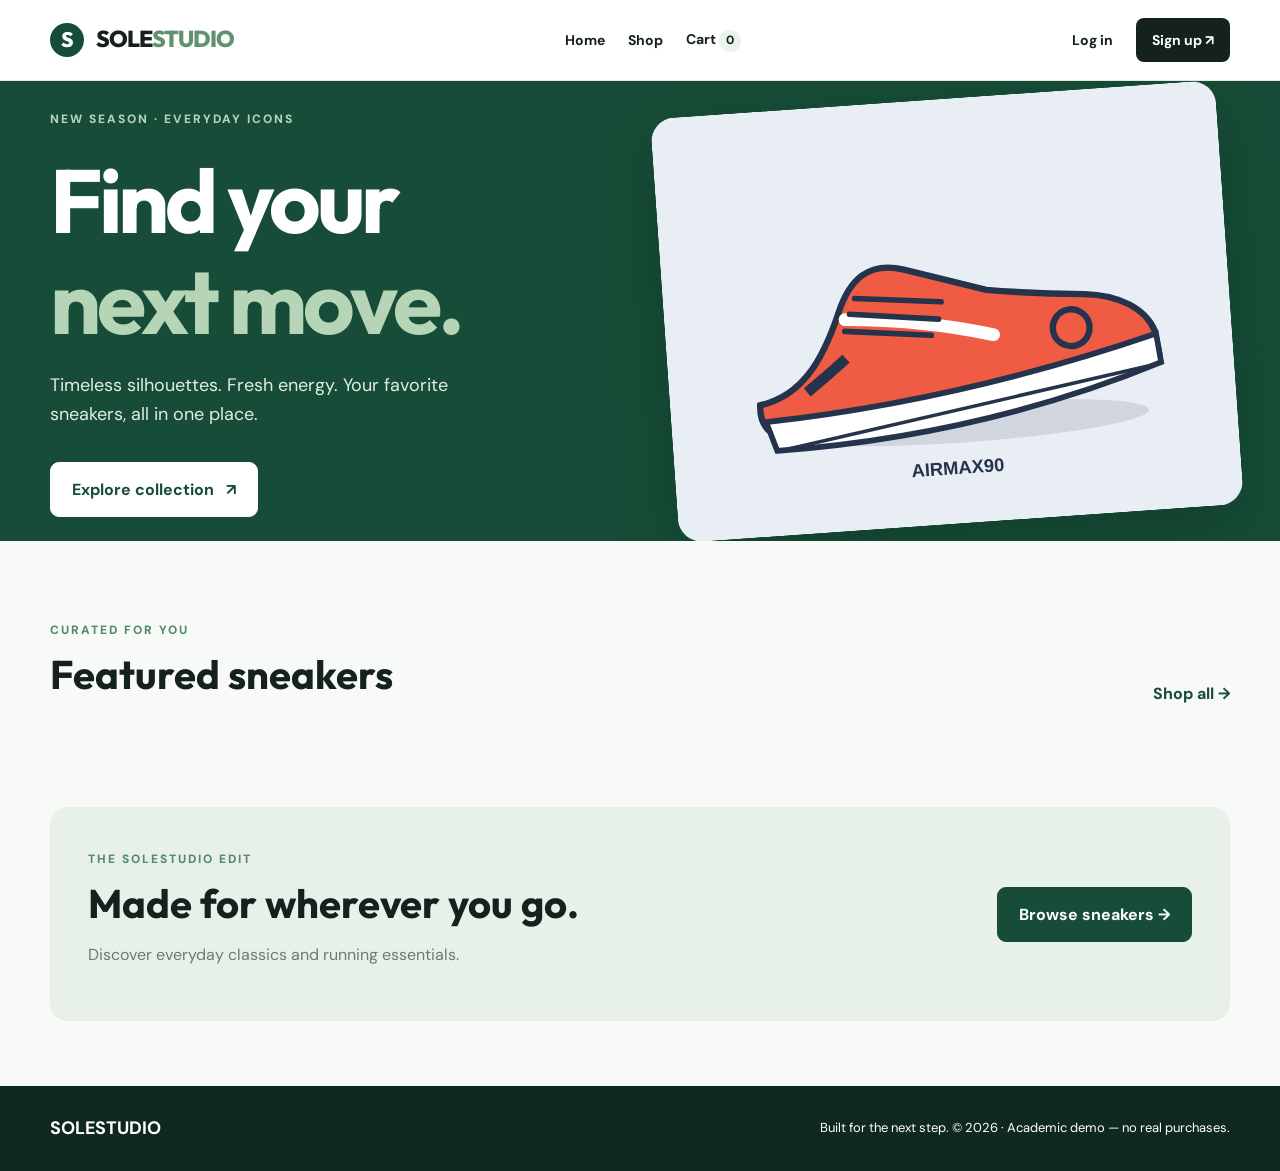
<file: index.html>
<!doctype html><html lang="en"><head><meta charset="UTF-8"><meta name="viewport" content="width=device-width,initial-scale=1"><title>Home | SoleStudio</title><link rel="stylesheet" href="css/style.css"></head><body><header class="site-header"><div class="container header-inner"><a class="logo" href="index.html"><span class="logo-mark">S</span> SOLE<span class="logo-accent">STUDIO</span></a><nav aria-label="Main navigation"><a href="index.html">Home</a><a href="products.html">Shop</a><a href="cart.html">Cart <span class="badge" id="cart-count">0</span></a></nav><div id="auth-links" class="auth-links"></div></div></header><main><section class="hero"><div class="container hero-layout"><div><span class="eyebrow light">NEW SEASON · EVERYDAY ICONS</span><h1>Find your<br><em>next move.</em></h1><p>Timeless silhouettes. Fresh energy. Your favorite sneakers, all in one place.</p><a class="button button-light" href="products.html">Explore collection <span>↗</span></a></div><img src="images/airmax90.svg" alt="Illustration of Nike Air Max 90 sneaker"></div></section><section class="container section"><div class="section-head"><div><span class="eyebrow">CURATED FOR YOU</span><h2>Featured sneakers</h2></div><a class="inline-link" href="products.html">Shop all →</a></div><div class="product-grid" id="featured"></div></section><section class="container promo"><div><span class="eyebrow">THE SOLESTUDIO EDIT</span><h2>Made for wherever you go.</h2><p>Discover everyday classics and running essentials.</p></div><a class="button" href="products.html">Browse sneakers →</a></section></main><footer class="site-footer"><div class="container footer-inner"><strong>SOLESTUDIO</strong><span>Built for the next step. © 2026 · Academic demo — no real purchases.</span></div></footer><script src="js/data.js"></script><script src="js/auth.js"></script><script src="js/cart.js"></script><script>document.getElementById("featured").innerHTML=products.map(card).join("")</script></body></html>
</file>
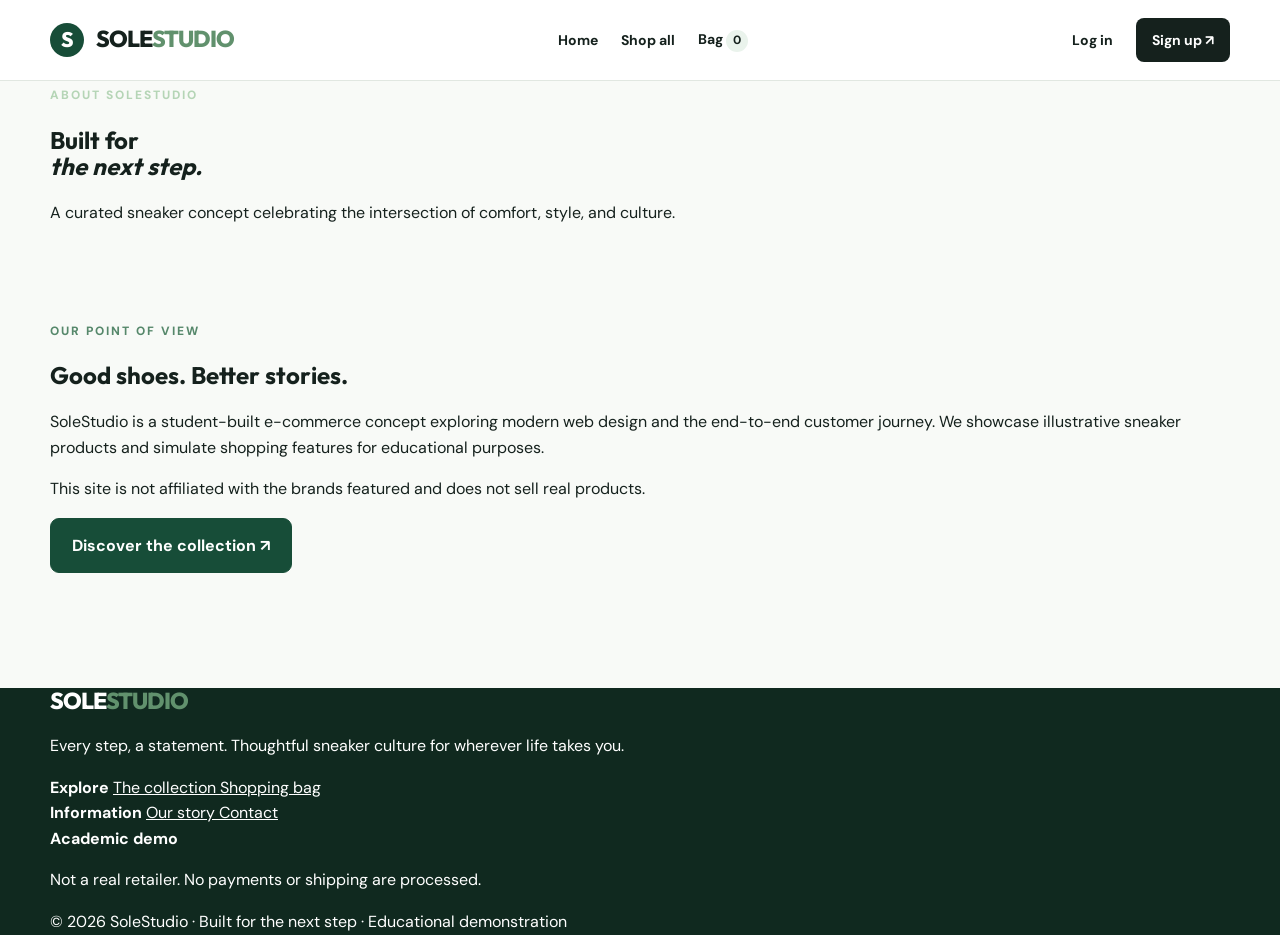
<file: about.html>
<!DOCTYPE html>
<html lang="en">

<head>
    <meta charset="UTF-8">

    <meta name="viewport" content="width=device-width, initial-scale=1">

    <meta
        name="description"
        content="SoleStudio — a curated sneaker experience. Academic demonstration."
    >

    <title>Our story | SoleStudio</title>

    <link rel="stylesheet" href="css/style.css">
</head>

<body>

    <header class="site-header">
        <div class="container header-inner">

            <a class="logo" href="index.html">
                <span class="logo-mark">S</span>
                SOLE<span class="logo-accent">STUDIO</span>
            </a>

            <nav aria-label="Main navigation">
                <a href="index.html">Home</a>

                <a href="products.html">Shop all</a>

                <a href="cart.html">
                    Bag
                    <span class="badge" id="cart-count">0</span>
                </a>
            </nav>

            <div id="auth-links" class="auth-links"></div>

        </div>
    </header>

    <main>

        <section class="page-banner">
            <div class="container">

                <span class="eyebrow light">
                    ABOUT SOLESTUDIO
                </span>

                <h1>
                    Built for<br>
                    <em>the next step.</em>
                </h1>

                <p>
                    A curated sneaker concept celebrating the intersection
                    of comfort, style, and culture.
                </p>

            </div>
        </section>

        <section class="container section prose">

            <span class="eyebrow">
                OUR POINT OF VIEW
            </span>

            <h2>
                Good shoes. Better stories.
            </h2>

            <p>
                SoleStudio is a student-built e-commerce concept exploring
                modern web design and the end-to-end customer journey.
                We showcase illustrative sneaker products and simulate
                shopping features for educational purposes.
            </p>

            <p>
                This site is not affiliated with the brands featured
                and does not sell real products.
            </p>

            <a class="button" href="products.html">
                Discover the collection ↗
            </a>

        </section>

    </main>

    <footer class="site-footer">

        <div class="container footer-grid">

            <div>
                <a class="logo footer-logo" href="index.html">
                    SOLE<span class="logo-accent">STUDIO</span>
                </a>

                <p>
                    Every step, a statement. Thoughtful sneaker culture
                    for wherever life takes you.
                </p>
            </div>

            <div>
                <strong>Explore</strong>

                <a href="products.html">
                    The collection
                </a>

                <a href="cart.html">
                    Shopping bag
                </a>
            </div>

            <div>
                <strong>Information</strong>

                <a href="about.html">
                    Our story
                </a>

                <a href="contact.html">
                    Contact
                </a>
            </div>

            <div>
                <strong>Academic demo</strong>

                <p>
                    Not a real retailer. No payments or shipping
                    are processed.
                </p>
            </div>

        </div>

        <div class="container footer-bottom">
            © 2026 SoleStudio · Built for the next step · Educational demonstration
        </div>

    </footer>

    <script src="js/data.js"></script>
    <script src="js/auth.js"></script>
    <script src="js/cart.js"></script>

</body>

</html>
</file>
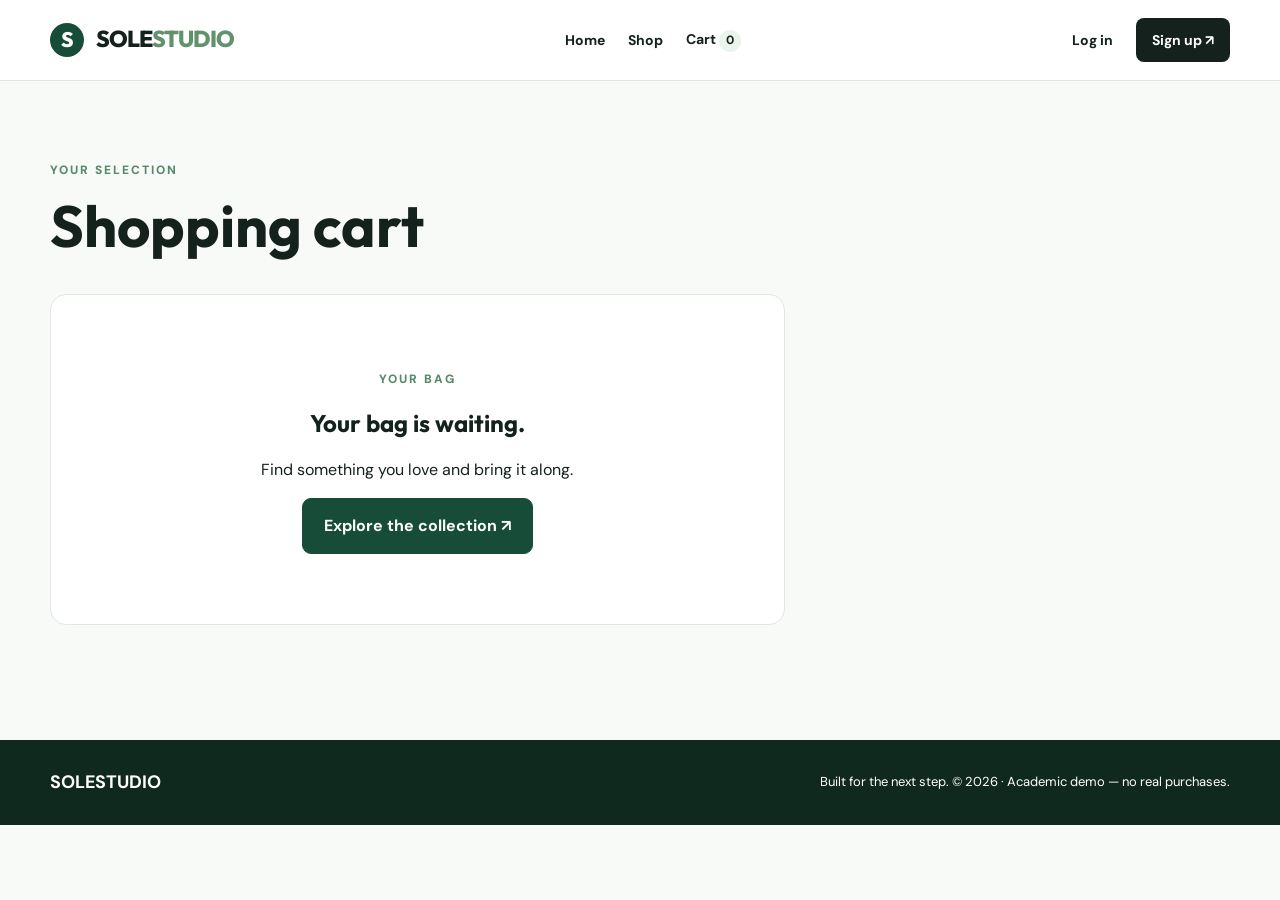
<file: cart.html>
<!doctype html><html lang="en"><head><meta charset="UTF-8"><meta name="viewport" content="width=device-width,initial-scale=1"><title>Cart | SoleStudio</title><link rel="stylesheet" href="css/style.css"></head><body><header class="site-header"><div class="container header-inner"><a class="logo" href="index.html"><span class="logo-mark">S</span> SOLE<span class="logo-accent">STUDIO</span></a><nav aria-label="Main navigation"><a href="index.html">Home</a><a href="products.html">Shop</a><a href="cart.html">Cart <span class="badge" id="cart-count">0</span></a></nav><div id="auth-links" class="auth-links"></div></div></header><main><section class="container section"><span class="eyebrow">YOUR SELECTION</span><h1 class="page-title">Shopping cart</h1><div class="cart-layout"><div id="cart-items"></div><div id="cart-total"></div></div></section></main><footer class="site-footer"><div class="container footer-inner"><strong>SOLESTUDIO</strong><span>Built for the next step. © 2026 · Academic demo — no real purchases.</span></div></footer><script src="js/data.js"></script><script src="js/auth.js"></script><script src="js/cart.js"></script><script>renderCart()</script></body></html>
</file>
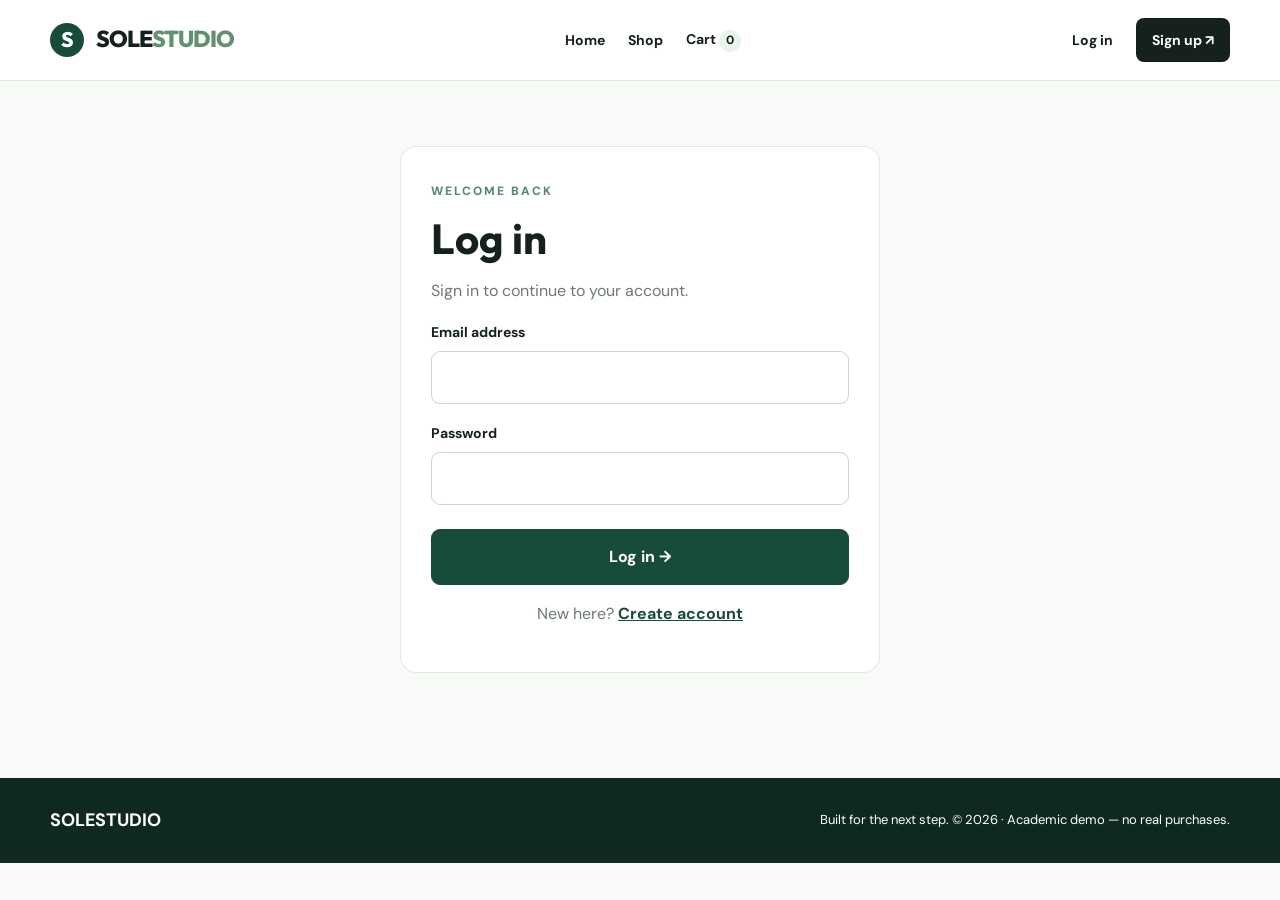
<file: checkout.html>
<!doctype html><html lang="en"><head><meta charset="UTF-8"><meta name="viewport" content="width=device-width,initial-scale=1"><title>Checkout | SoleStudio</title><link rel="stylesheet" href="css/style.css"></head><body><header class="site-header"><div class="container header-inner"><a class="logo" href="index.html"><span class="logo-mark">S</span> SOLE<span class="logo-accent">STUDIO</span></a><nav aria-label="Main navigation"><a href="index.html">Home</a><a href="products.html">Shop</a><a href="cart.html">Cart <span class="badge" id="cart-count">0</span></a></nav><div id="auth-links" class="auth-links"></div></div></header><main><section class="container section"><span class="eyebrow">ALMOST THERE</span><h1 class="page-title">Checkout</h1><div class="checkout-layout"><form class="checkout-form" onsubmit="submitOrder(event)" novalidate><h2>Shipping details</h2><p class="small-note">Signed in as <span id="checkout-email"></span></p><label for="fullname">Full name</label><input id="fullname" name="fullname" autocomplete="name" required><label for="email">Email</label><input id="email" name="email" type="email" autocomplete="email" required><label for="address">Street address</label><input id="address" name="address" autocomplete="street-address" required><label for="city">City</label><input id="city" name="city" autocomplete="address-level2" required><div class="two-fields"><div><label for="zip">Postal code</label><input id="zip" name="zip" autocomplete="postal-code" required></div><div><label for="country">Country</label><input id="country" name="country" autocomplete="country-name" required></div></div><p class="error" id="form-error" role="alert" hidden></p><button class="button wide" type="submit">Place demo order →</button><p class="small-note">No payment is collected or processed.</p></form><aside class="summary"><h2>Order summary</h2><div class="summary-row grand"><span>Total</span><strong id="checkout-total"></strong></div><p>Free demo shipping</p></aside></div></section></main><footer class="site-footer"><div class="container footer-inner"><strong>SOLESTUDIO</strong><span>Built for the next step. © 2026 · Academic demo — no real purchases.</span></div></footer><script src="js/data.js"></script><script src="js/auth.js"></script><script src="js/cart.js"></script><script src="js/checkout.js"></script></body></html>
</file>
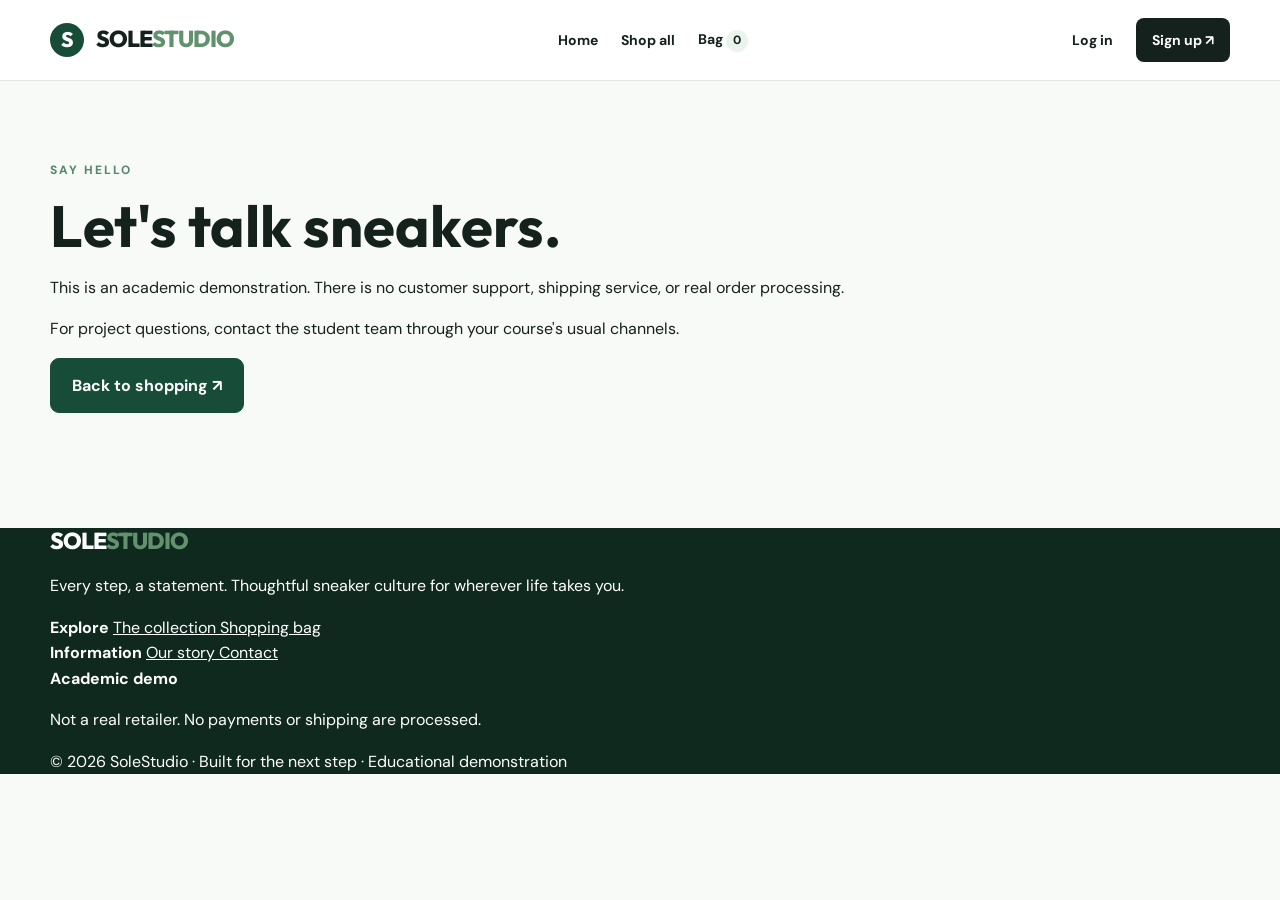
<file: contact.html>
<!DOCTYPE html>
<html lang="en">

<head>
    <meta charset="UTF-8">

    <meta name="viewport" content="width=device-width, initial-scale=1">

    <meta
        name="description"
        content="SoleStudio — a curated sneaker experience. Academic demonstration."
    >

    <title>Contact | SoleStudio</title>

    <link rel="stylesheet" href="css/style.css">
</head>

<body>

    <header class="site-header">
        <div class="container header-inner">

            <a class="logo" href="index.html">
                <span class="logo-mark">S</span>
                SOLE<span class="logo-accent">STUDIO</span>
            </a>

            <nav aria-label="Main navigation">
                <a href="index.html">Home</a>

                <a href="products.html">Shop all</a>

                <a href="cart.html">
                    Bag
                    <span class="badge" id="cart-count">0</span>
                </a>
            </nav>

            <div id="auth-links" class="auth-links"></div>

        </div>
    </header>

    <main>

        <section class="container section prose">

            <span class="eyebrow">
                SAY HELLO
            </span>

            <h1 class="page-title">
                Let's talk sneakers.
            </h1>

            <p>
                This is an academic demonstration. There is no customer
                support, shipping service, or real order processing.
            </p>

            <p>
                For project questions, contact the student team through
                your course's usual channels.
            </p>

            <a class="button" href="products.html">
                Back to shopping ↗
            </a>

        </section>

    </main>

    <footer class="site-footer">

        <div class="container footer-grid">

            <div>
                <a class="logo footer-logo" href="index.html">
                    SOLE<span class="logo-accent">STUDIO</span>
                </a>

                <p>
                    Every step, a statement. Thoughtful sneaker culture
                    for wherever life takes you.
                </p>
            </div>

            <div>
                <strong>Explore</strong>

                <a href="products.html">
                    The collection
                </a>

                <a href="cart.html">
                    Shopping bag
                </a>
            </div>

            <div>
                <strong>Information</strong>

                <a href="about.html">
                    Our story
                </a>

                <a href="contact.html">
                    Contact
                </a>
            </div>

            <div>
                <strong>Academic demo</strong>

                <p>
                    Not a real retailer. No payments or shipping
                    are processed.
                </p>
            </div>

        </div>

        <div class="container footer-bottom">
            © 2026 SoleStudio · Built for the next step · Educational demonstration
        </div>

    </footer>

    <script src="js/data.js"></script>
    <script src="js/auth.js"></script>
    <script src="js/cart.js"></script>

</body>

</html>
</file>
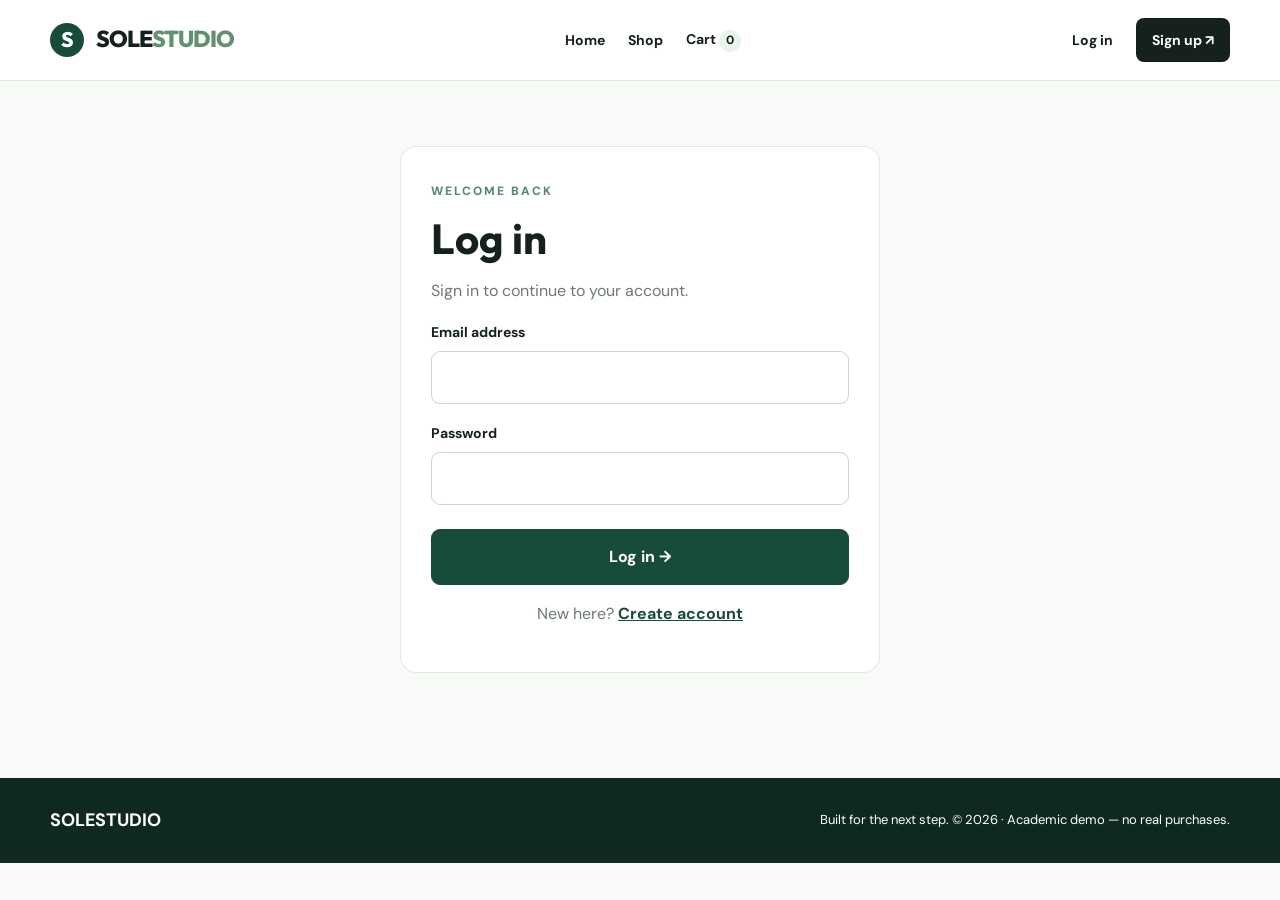
<file: login.html>
<!doctype html><html lang="en"><head><meta charset="UTF-8"><meta name="viewport" content="width=device-width,initial-scale=1"><title>Login | SoleStudio</title><link rel="stylesheet" href="css/style.css"></head><body><header class="site-header"><div class="container header-inner"><a class="logo" href="index.html"><span class="logo-mark">S</span> SOLE<span class="logo-accent">STUDIO</span></a><nav aria-label="Main navigation"><a href="index.html">Home</a><a href="products.html">Shop</a><a href="cart.html">Cart <span class="badge" id="cart-count">0</span></a></nav><div id="auth-links" class="auth-links"></div></div></header><main><section class="container form-section"><div class="form-card"><span class="eyebrow">WELCOME BACK</span><h1>Log in</h1><p>Sign in to continue to your account.</p><form onsubmit="login(event)" novalidate><label for="email">Email address</label><input id="email" name="email" type="email" autocomplete="email" required><label for="password">Password</label><input id="password" name="password" type="password" autocomplete="current-password" required><p class="error" id="form-error" role="alert" hidden></p><button class="button wide" type="submit">Log in →</button></form><p class="form-foot">New here? <a href="register.html">Create account</a></p></div></section></main><footer class="site-footer"><div class="container footer-inner"><strong>SOLESTUDIO</strong><span>Built for the next step. © 2026 · Academic demo — no real purchases.</span></div></footer><script src="js/data.js"></script><script src="js/auth.js"></script><script src="js/cart.js"></script></body></html>
</file>
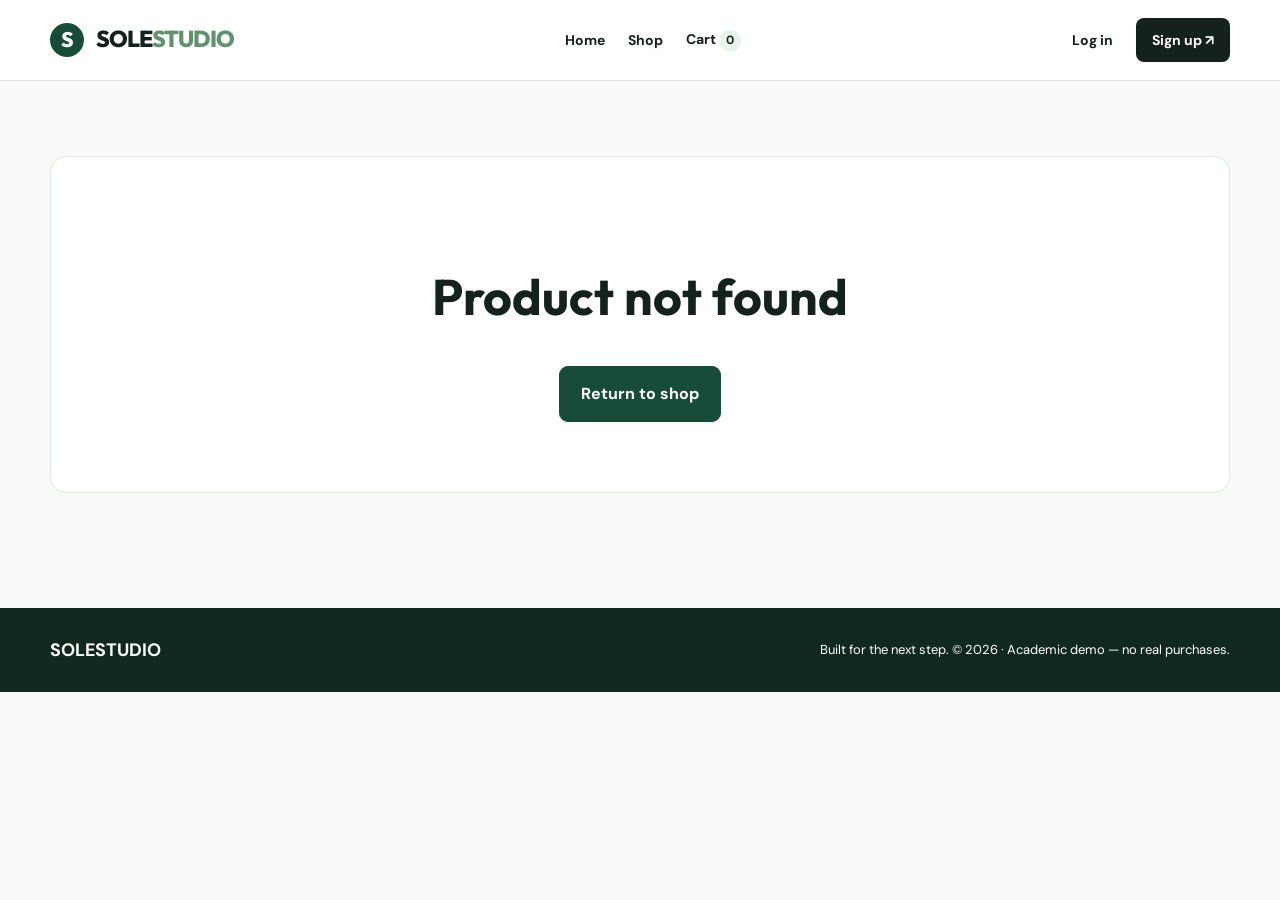
<file: product.html>
<!doctype html><html lang="en"><head><meta charset="UTF-8"><meta name="viewport" content="width=device-width,initial-scale=1"><title>Product | SoleStudio</title><link rel="stylesheet" href="css/style.css"></head><body><header class="site-header"><div class="container header-inner"><a class="logo" href="index.html"><span class="logo-mark">S</span> SOLE<span class="logo-accent">STUDIO</span></a><nav aria-label="Main navigation"><a href="index.html">Home</a><a href="products.html">Shop</a><a href="cart.html">Cart <span class="badge" id="cart-count">0</span></a></nav><div id="auth-links" class="auth-links"></div></div></header><main><section class="container section" id="details"></section></main><footer class="site-footer"><div class="container footer-inner"><strong>SOLESTUDIO</strong><span>Built for the next step. © 2026 · Academic demo — no real purchases.</span></div></footer><script src="js/data.js"></script><script src="js/auth.js"></script><script src="js/cart.js"></script><script>const id=Number(new URLSearchParams(location.search).get('id'));const p=products.find(x=>x.id===id);document.getElementById('details').innerHTML=p?`<a class="inline-link" href="products.html">← Back to collection</a><div class="details-layout"><div class="details-photo"><img src="${p.image}" alt="Illustration of ${p.name}"></div><div class="details-copy"><span class="eyebrow">${p.brand} / ${p.category}</span><h1>${p.name}</h1><p class="detail-price">${money(p.price)}</p><p>${p.description}</p><label for="size">Select size (EU)</label><select id="size">${p.sizes.map(s=>`<option>${s}</option>`).join('')}</select><button class="button wide" onclick="addToCart(${p.id})">Add to cart →</button><p id="cart-message" class="success-note" hidden></p><p class="small-note">Demo product · Image is an illustration</p></div></div>`:'<div class="empty-state"><h1>Product not found</h1><a class="button" href="products.html">Return to shop</a></div>';</script></body></html>
</file>
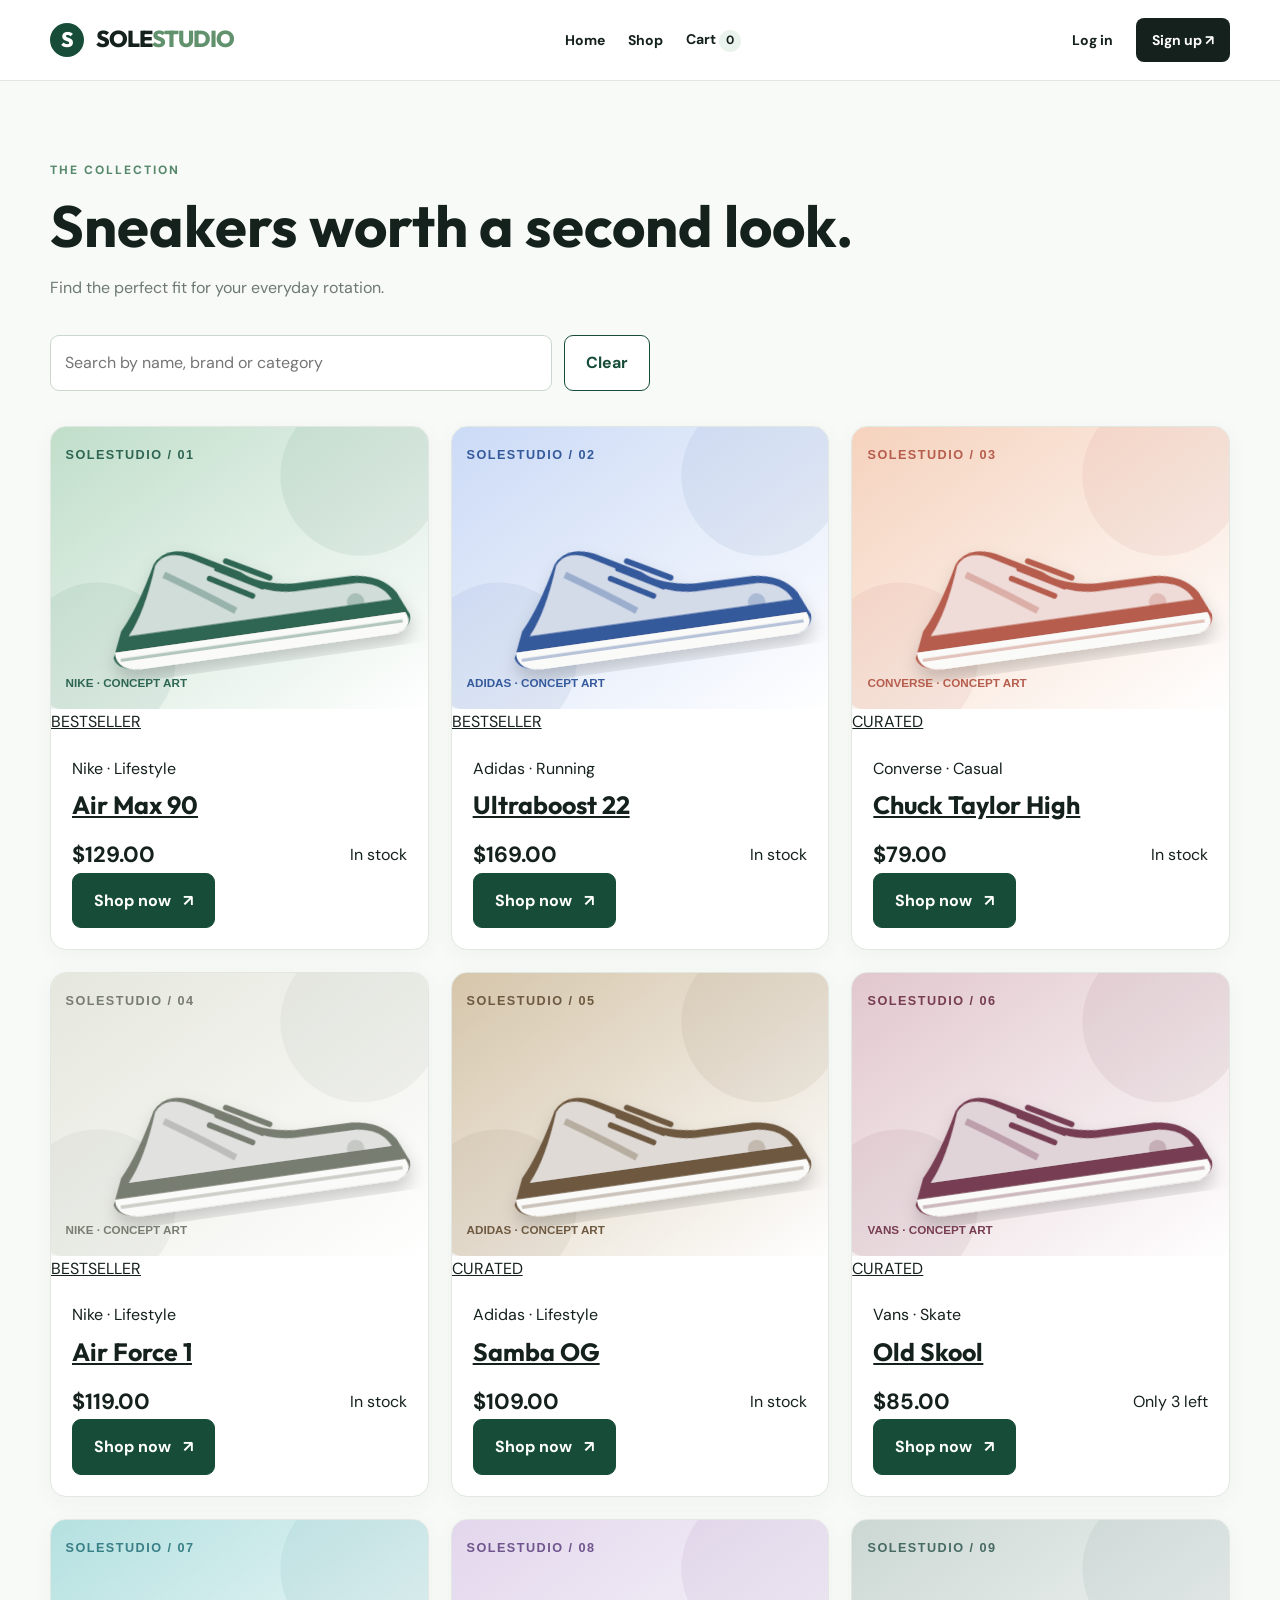
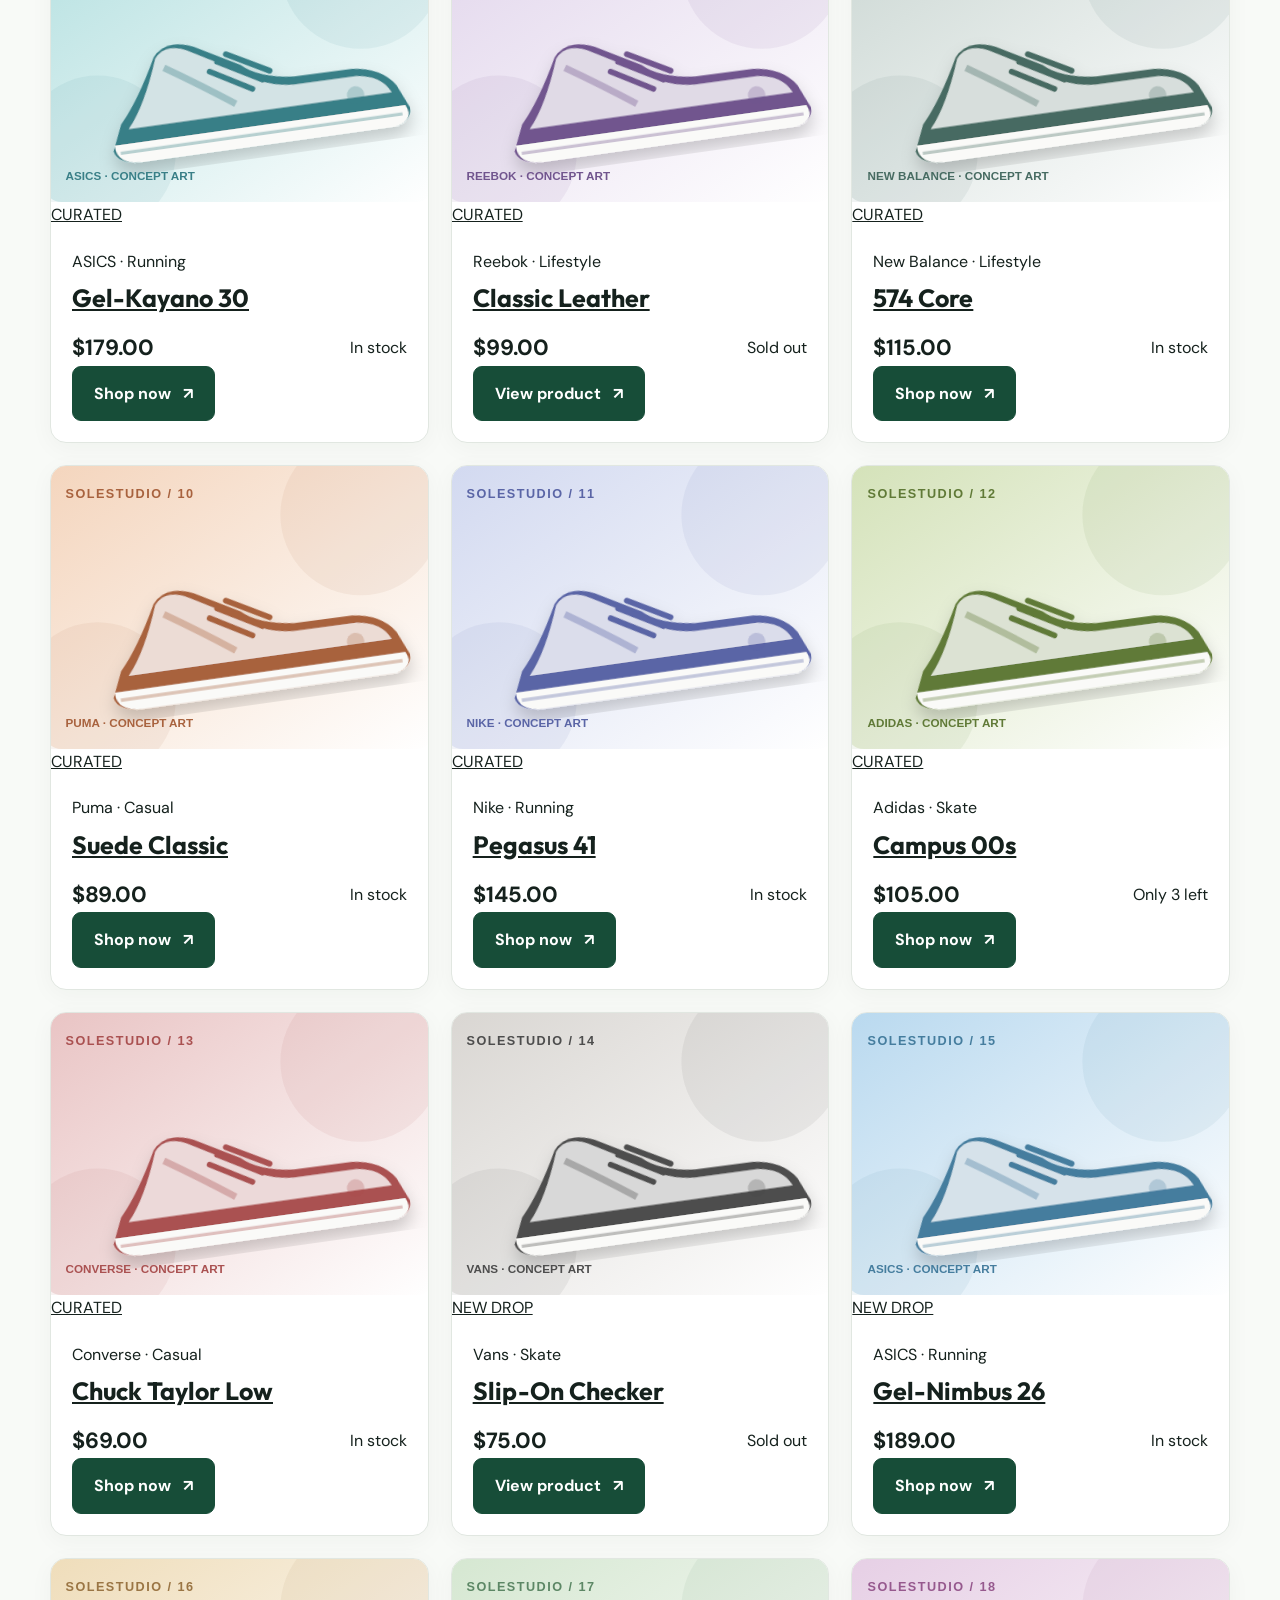
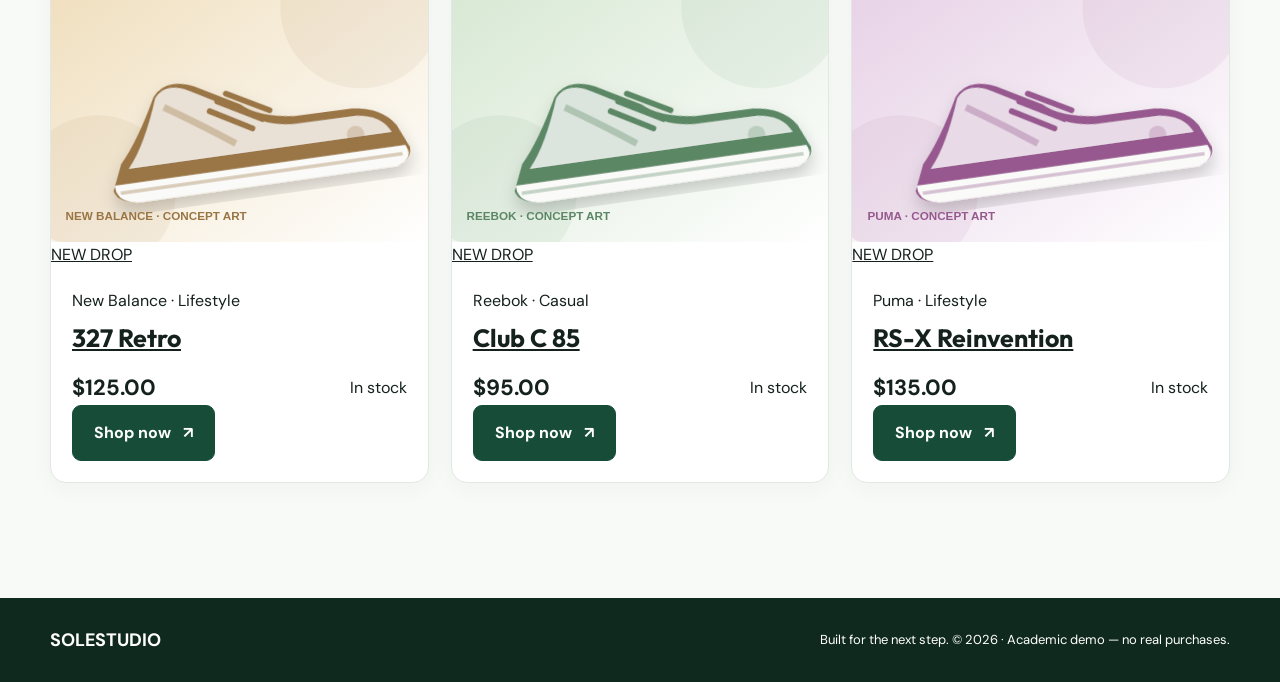
<file: products.html>
<!doctype html><html lang="en"><head><meta charset="UTF-8"><meta name="viewport" content="width=device-width,initial-scale=1"><title>Shop | SoleStudio</title><link rel="stylesheet" href="css/style.css"></head><body><header class="site-header"><div class="container header-inner"><a class="logo" href="index.html"><span class="logo-mark">S</span> SOLE<span class="logo-accent">STUDIO</span></a><nav aria-label="Main navigation"><a href="index.html">Home</a><a href="products.html">Shop</a><a href="cart.html">Cart <span class="badge" id="cart-count">0</span></a></nav><div id="auth-links" class="auth-links"></div></div></header><main><section class="container section"><span class="eyebrow">THE COLLECTION</span><h1 class="page-title">Sneakers worth a second look.</h1><p class="lead">Find the perfect fit for your everyday rotation.</p><div class="search-row"><input id="search" type="search" placeholder="Search by name, brand or category" aria-label="Search products" oninput="searchProducts()"><button class="button outline" onclick="clearSearch()">Clear</button></div><p id="no-results" hidden>No sneakers found. Try a different search.</p><div class="product-grid" id="product-list"></div></section></main><footer class="site-footer"><div class="container footer-inner"><strong>SOLESTUDIO</strong><span>Built for the next step. © 2026 · Academic demo — no real purchases.</span></div></footer><script src="js/data.js"></script><script src="js/auth.js"></script><script src="js/cart.js"></script><script src="js/search.js"></script><script>renderProducts(products)</script></body></html>
</file>
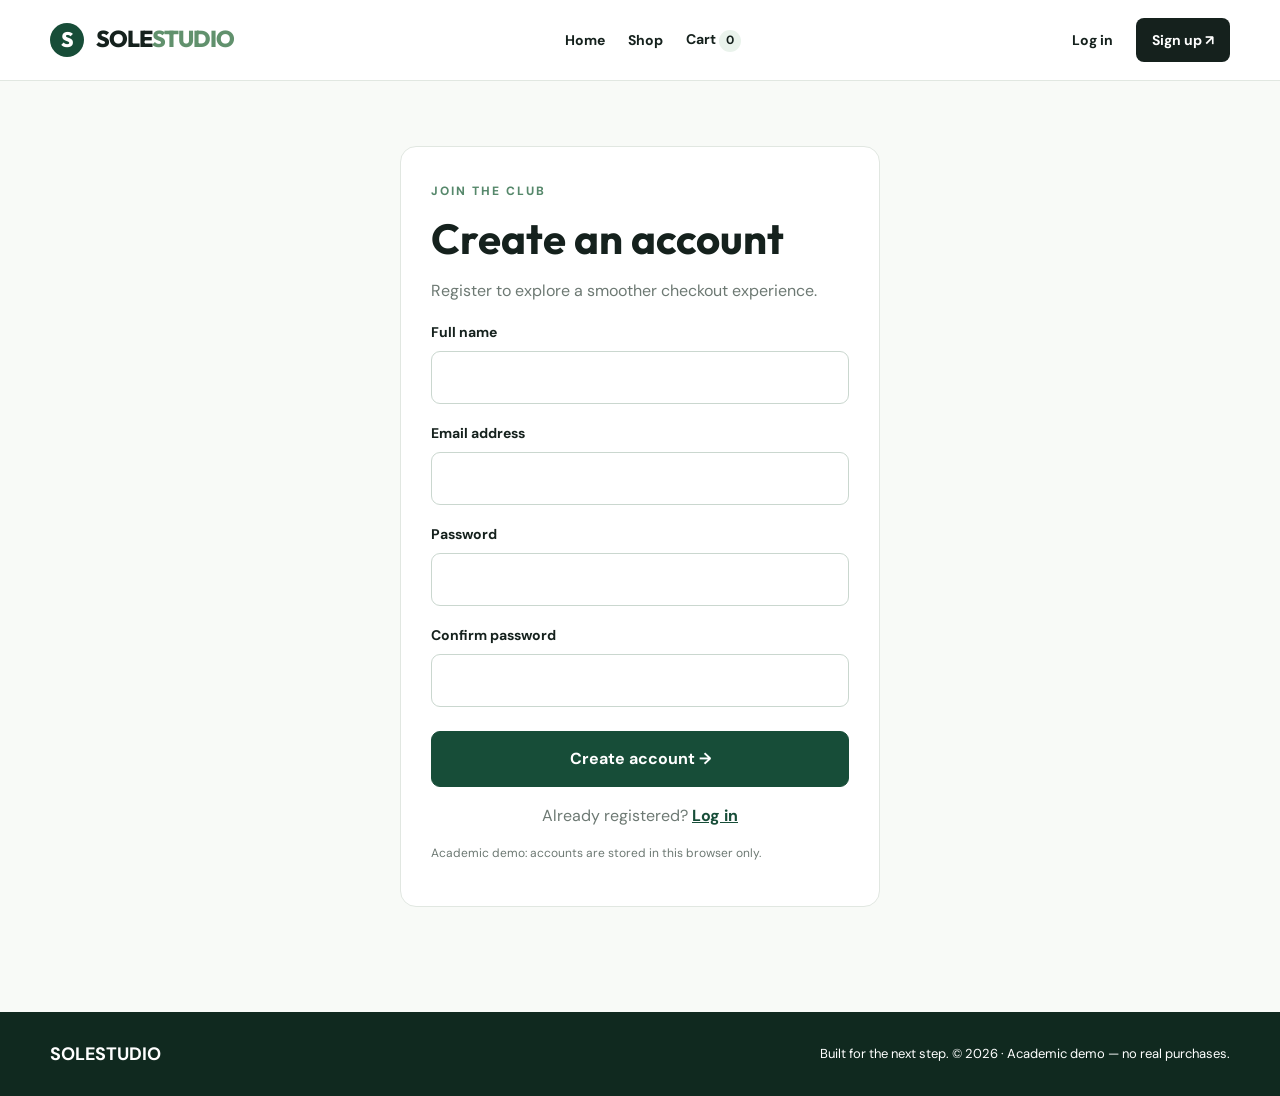
<file: register.html>
<!doctype html><html lang="en"><head><meta charset="UTF-8"><meta name="viewport" content="width=device-width,initial-scale=1"><title>Register | SoleStudio</title><link rel="stylesheet" href="css/style.css"></head><body><header class="site-header"><div class="container header-inner"><a class="logo" href="index.html"><span class="logo-mark">S</span> SOLE<span class="logo-accent">STUDIO</span></a><nav aria-label="Main navigation"><a href="index.html">Home</a><a href="products.html">Shop</a><a href="cart.html">Cart <span class="badge" id="cart-count">0</span></a></nav><div id="auth-links" class="auth-links"></div></div></header><main><section class="container form-section"><div class="form-card"><span class="eyebrow">JOIN THE CLUB</span><h1>Create an account</h1><p>Register to explore a smoother checkout experience.</p><form onsubmit="register(event)" novalidate><label for="name">Full name</label><input id="name" name="name" autocomplete="name" required minlength="2"><label for="email">Email address</label><input id="email" name="email" type="email" autocomplete="email" required><label for="password">Password</label><input id="password" name="password" type="password" autocomplete="new-password" minlength="8" required><label for="confirm">Confirm password</label><input id="confirm" name="confirm" type="password" autocomplete="new-password" required><p class="error" id="form-error" role="alert" hidden></p><button class="button wide" type="submit">Create account →</button></form><p class="form-foot">Already registered? <a href="login.html">Log in</a></p><p class="small-note">Academic demo: accounts are stored in this browser only.</p></div></section></main><footer class="site-footer"><div class="container footer-inner"><strong>SOLESTUDIO</strong><span>Built for the next step. © 2026 · Academic demo — no real purchases.</span></div></footer><script src="js/data.js"></script><script src="js/auth.js"></script><script src="js/cart.js"></script></body></html>
</file>
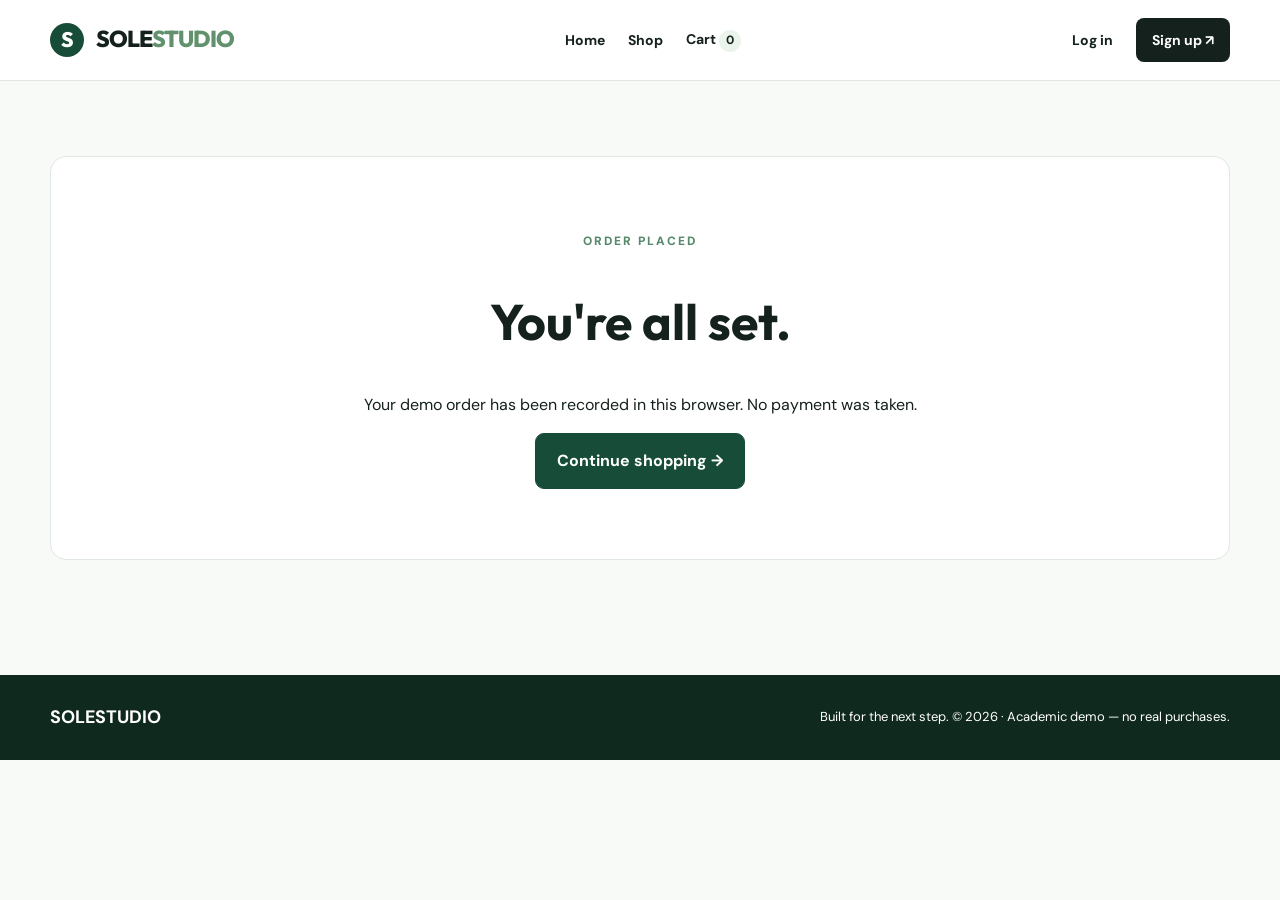
<file: success.html>
<!doctype html><html lang="en"><head><meta charset="UTF-8"><meta name="viewport" content="width=device-width,initial-scale=1"><title>Order confirmation | SoleStudio</title><link rel="stylesheet" href="css/style.css"></head><body><header class="site-header"><div class="container header-inner"><a class="logo" href="index.html"><span class="logo-mark">S</span> SOLE<span class="logo-accent">STUDIO</span></a><nav aria-label="Main navigation"><a href="index.html">Home</a><a href="products.html">Shop</a><a href="cart.html">Cart <span class="badge" id="cart-count">0</span></a></nav><div id="auth-links" class="auth-links"></div></div></header><main><section class="container section"><div class="empty-state"><span class="eyebrow">ORDER PLACED</span><h1>You're all set.</h1><p>Your demo order has been recorded in this browser. No payment was taken.</p><p id="order-ref"></p><a class="button" href="products.html">Continue shopping →</a></div></section></main><footer class="site-footer"><div class="container footer-inner"><strong>SOLESTUDIO</strong><span>Built for the next step. © 2026 · Academic demo — no real purchases.</span></div></footer><script src="js/data.js"></script><script src="js/auth.js"></script><script src="js/cart.js"></script><script>try{const o=JSON.parse(localStorage.getItem("sneaker_last_demo_order"));if(o)document.getElementById("order-ref").textContent="Demo order reference: "+o.id}catch{}</script></body></html>
</file>
<file: css/style.css>
/* =====================================================
   SOLESTUDIO - SNEAKER STORE
   Main Stylesheet
   Sprint 1 + Sprint 2
===================================================== */

/* ================= GOOGLE FONTS ================= */

@import url('https://fonts.googleapis.com/css2?family=DM+Sans:wght@400;500;600;700&family=Outfit:wght@400;500;600;700;800&display=swap');
:root{--ink:#15211d;--green:#174d38;--mint:#eaf3ec;--line:#e1e7e1;--muted:#6d7973;--bg:#f8faf7}*{box-sizing:border-box}body{margin:0;background:var(--bg);color:var(--ink);font-family:'DM Sans',Arial,sans-serif;line-height:1.6}h1,h2,h3,.logo{font-family:Outfit,Arial,sans-serif;line-height:1.12}a{color:inherit}button,input,select{font:inherit}button{cursor:pointer}.container{width:min(1180px,calc(100% - 48px));margin:auto}.site-header{background:white;border-bottom:1px solid var(--line);position:sticky;top:0;z-index:10}.header-inner{min-height:80px;display:flex;align-items:center;justify-content:space-between;gap:20px}.logo{font-size:23px;font-weight:800;text-decoration:none;white-space:nowrap;letter-spacing:-1px}.logo-mark{display:inline-grid;place-items:center;background:var(--green);color:white;width:34px;height:34px;border-radius:50%;font-size:21px;margin-right:9px}.logo-accent{color:#61916d}.site-header nav,.auth-links{display:flex;align-items:center;gap:23px}.site-header nav a,.auth-links a{text-decoration:none;font-size:14px;font-weight:700}.site-header nav a:hover,.auth-links a:hover{color:#488767}.nav-signup{background:var(--ink);color:white!important;padding:11px 16px;border-radius:8px}.nav-button{border:0;background:transparent;font-size:14px;font-weight:700}.greeting{font-size:14px}.badge{display:inline-grid;place-items:center;background:var(--mint);border-radius:50%;min-width:22px;height:22px;font-size:12px}.hero{background:#174d38;color:white;overflow:hidden}.hero-layout{min-height:460px;display:grid;grid-template-columns:1fr 1fr;align-items:center;gap:48px}.hero h1{font-size:clamp(55px,7vw,94px);letter-spacing:-4px;margin:20px 0}.hero h1 em{font-style:normal;color:#b5d5b6}.hero p{color:#e2ede3;max-width:400px;font-size:18px}.hero img{width:100%;border-radius:20px;transform:rotate(-4deg);box-shadow:0 20px 60px #092c1c66}.eyebrow{font-size:12px;font-weight:800;letter-spacing:2px;color:#56886b;text-transform:uppercase}.eyebrow.light{color:#b5d5b6}.button{display:inline-flex;align-items:center;justify-content:center;gap:12px;padding:14px 21px;border-radius:9px;background:var(--green);color:white;text-decoration:none;border:1px solid var(--green);font-weight:700}.button:hover{filter:brightness(1.12)}.button-light{background:white;color:var(--green);border-color:white;margin-top:15px}.button.outline{background:white;color:var(--green)}.button.small{padding:9px 12px;font-size:13px}.button.wide{width:100%}.section{padding:75px 0}.section-head{display:flex;align-items:end;justify-content:space-between;margin-bottom:25px}.section-head h2,.promo h2{font-size:40px;margin:10px 0}.inline-link{font-weight:700;color:var(--green);text-decoration:none}.product-grid{display:grid;grid-template-columns:repeat(3,minmax(0,1fr));gap:22px;margin-top:26px}.product-card{background:white;border:1px solid var(--line);border-radius:16px;overflow:hidden;box-shadow:0 5px 25px #1b31220a}.product-card img{display:block;width:100%;aspect-ratio:4/3;object-fit:cover}.card-body{padding:21px}.card-body h3{font-size:25px;margin:10px 0 18px}.card-bottom{display:flex;align-items:center;justify-content:space-between;gap:8px}.card-bottom strong{font-size:22px}.promo{margin-bottom:65px;background:#e8f1e9;border-radius:18px;padding:38px;display:flex;align-items:center;justify-content:space-between;gap:20px}.promo p{color:var(--muted)}.page-title{font-size:clamp(36px,5vw,58px);margin:12px 0}.lead{color:var(--muted)}.search-row{display:flex;gap:12px;max-width:600px;margin:35px 0}.search-row input{flex:1}.search-row input,input,select{min-width:0;border:1px solid #cad7cf;background:white;border-radius:9px;padding:13px 14px;color:var(--ink)}input:focus,select:focus{outline:2px solid #87af93;outline-offset:1px}.details-layout{display:grid;grid-template-columns:1.1fr 0.9fr;gap:60px;margin-top:30px;align-items:center}.details-photo img{width:100%;border-radius:18px}.details-copy h1{font-size:60px;margin:16px 0}.details-copy p{color:var(--muted)}.detail-price{font-size:32px;color:var(--ink)!important;font-weight:800}.details-copy label,.checkout-form label,.form-card label{display:block;margin:18px 0 7px;font-weight:700;font-size:14px}.details-copy select{display:block;width:160px;margin-bottom:20px}.success-note{color:#267345!important;font-weight:700}.cart-layout,.checkout-layout{display:grid;grid-template-columns:1.6fr 0.9fr;gap:32px;margin-top:35px}.cart-item{background:white;border:1px solid var(--line);border-radius:14px;padding:16px;display:flex;gap:20px;margin-bottom:16px;align-items:center}.cart-item img{width:140px;border-radius:10px}.cart-info{flex:1}.cart-info h3{margin:8px 0}.cart-qty{text-align:right}.cart-qty label{display:block;font-size:13px}.cart-qty input{width:78px;display:block;margin:7px 0 10px auto}.text-button{background:transparent;border:0;color:#ae3c35;text-decoration:underline;padding:0}.summary,.checkout-form,.form-card{background:white;border:1px solid var(--line);border-radius:16px;padding:30px}.summary h2{margin-top:0}.summary-row{display:flex;justify-content:space-between;gap:15px;margin:20px 0}.summary-row.grand{border-top:1px solid var(--line);padding-top:18px;font-size:20px}.small-note{font-size:12px;color:var(--muted)}.empty-state{text-align:center;padding:70px 20px;background:white;border:1px solid var(--line);border-radius:16px}.empty-state h1{font-size:50px}.form-section{min-height:70vh;display:grid;place-items:center;padding:65px 0}.form-card{width:min(100%,480px)}.form-card h1{font-size:42px;margin:12px 0}.form-card>p{color:var(--muted)}.form-card input,.checkout-form input{display:block;width:100%}.form-card form .button,.checkout-form form .button{margin-top:24px}.form-foot{text-align:center}.form-foot a{color:var(--green);font-weight:700}.error{background:#fff0ef;color:#aa2525;border-radius:8px;padding:10px}.checkout-form h2{margin-top:0}.two-fields{display:grid;grid-template-columns:1fr 1fr;gap:14px}.site-footer{background:#10291f;color:white;margin-top:40px}.footer-inner{display:flex;justify-content:space-between;gap:20px;align-items:center;padding:28px 0;font-size:13px}.footer-inner strong{font-size:18px}@media(max-width:800px){.hero-layout,.details-layout,.cart-layout,.checkout-layout{grid-template-columns:1fr}.hero-layout{padding:50px 0}.product-grid{grid-template-columns:repeat(2,minmax(0,1fr))}.hero img{max-width:550px}.header-inner{flex-wrap:wrap;padding:14px 0}.promo{flex-direction:column;align-items:flex-start}}@media(max-width:520px){.container{width:min(100% - 28px,1180px)}.product-grid{grid-template-columns:1fr}.site-header nav,.auth-links{gap:12px}.logo{font-size:18px}.hero h1{letter-spacing:-2px}.section{padding:45px 0}.cart-item{flex-wrap:wrap}.cart-item img{width:100px}.cart-qty{width:100%;display:flex;align-items:center;justify-content:space-between}.cart-qty input{margin:0}.footer-inner{flex-direction:column;align-items:flex-start}}
</file>
